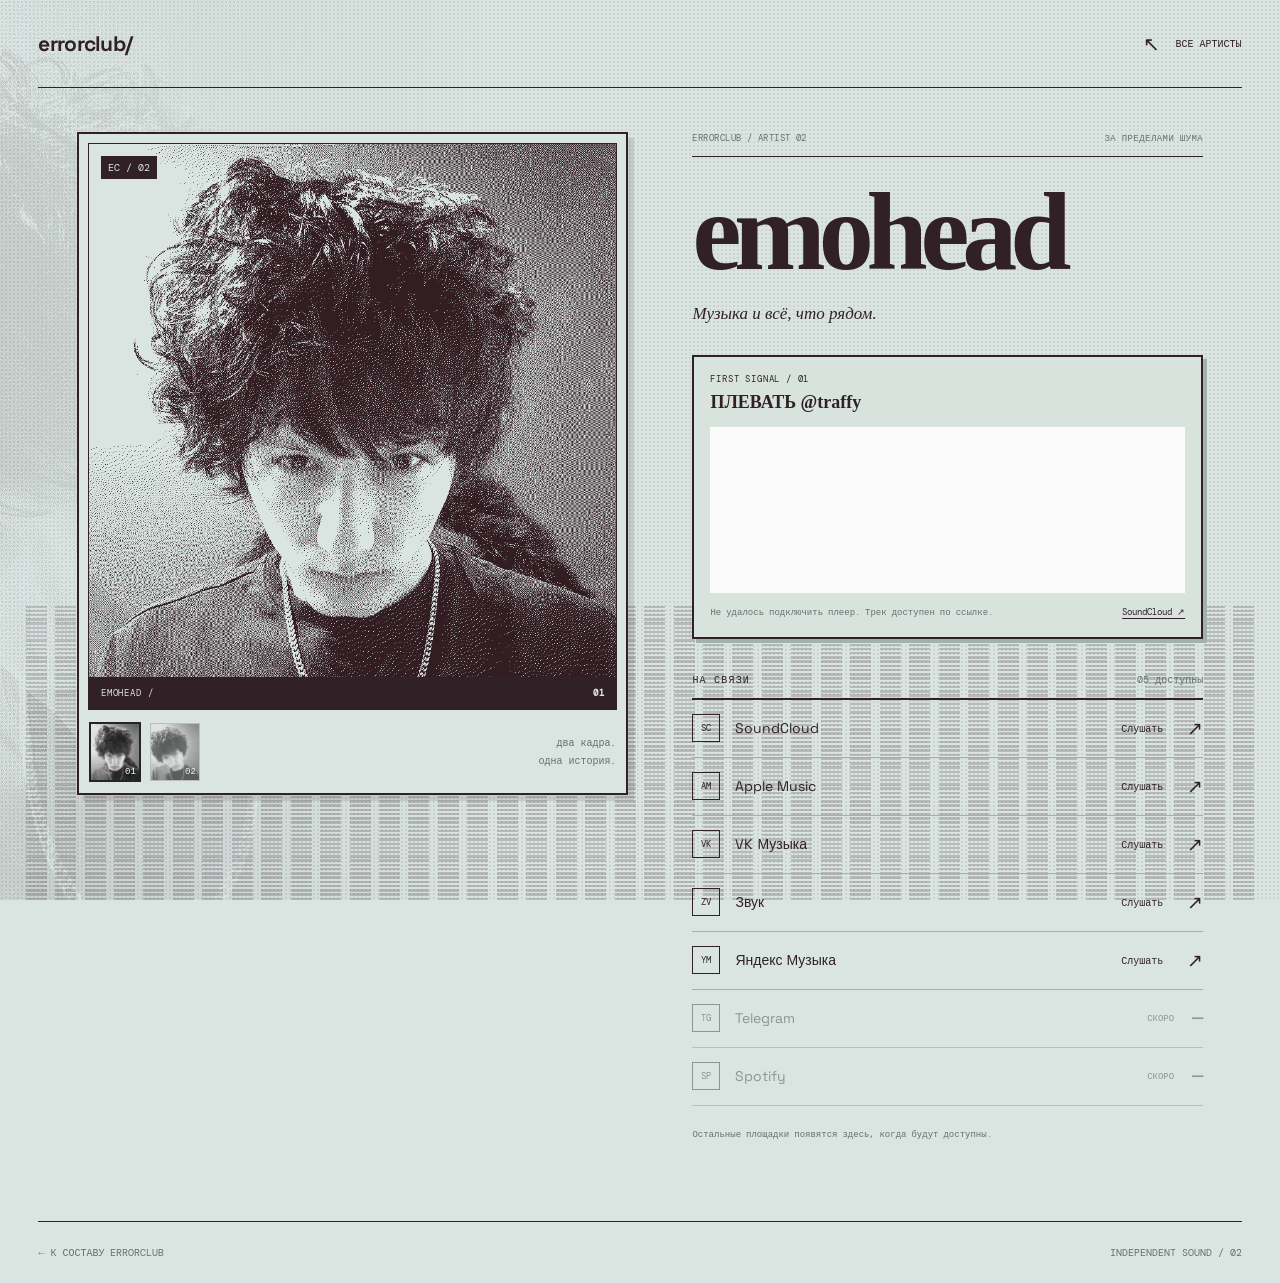
<file: artists/emohead/index.html>
<!doctype html>
<html lang="ru">
<head>
  <meta charset="utf-8">
  <meta name="viewport" content="width=device-width, initial-scale=1">
  <meta name="theme-color" content="#090c0c">
  <meta name="description" content="emohead — фотографии, музыка и ссылки артиста на errorclub.">
  <meta property="og:title" content="emohead / errorclub">
  <meta property="og:image" content="https://errorclub.club/assets/artists/emohead/portrait.webp">
  <link rel="canonical" href="https://errorclub.club/artists/emohead/">
  <title>emohead / errorclub</title>
  <link rel="icon" href="../../assets/favicon.svg" type="image/svg+xml">
  <link rel="stylesheet" href="../../artist.css?v=29">
  <link rel="stylesheet" href="../../signal.css?v=29">
  <link rel="stylesheet" href="../../artist-player.css?v=33">
  <link rel="stylesheet" href="../../emohead.css?v=33">
  <script src="../../signal.js?v=29" defer></script>
  <script src="../../artist.js?v=28" defer></script>
  <script src="../../artist-player.js?v=33" defer></script>
</head>
<body class="profile profile--emohead">
  <div class="profile-art" aria-hidden="true"><span></span><i></i></div>
  <header class="profile-header">
    <a class="brand" href="../../">errorclub<span>/</span></a>
    <a class="back-link" href="../../#artists"><span aria-hidden="true">↖</span> все артисты</a>
  </header>
  <main class="profile-layout">
    <section class="portrait" aria-label="Фотографии emohead">
      <div class="portrait-frame">
        <img id="artist-photo" src="../../assets/artists/emohead/portrait-print-v33.png" alt="emohead, растровый портрет в чёрной одежде" fetchpriority="high" width="900" height="900">
        <span class="portrait-id" aria-hidden="true">EC / 02</span>
        <span class="portrait-caption" aria-hidden="true">emohead / <b data-photo-counter>01</b></span>
      </div>
      <div class="photo-selector" aria-label="Выбор фотографии">
        <button type="button" data-photo="../../assets/artists/emohead/portrait-print-v33.png" data-alt="emohead, растровый портрет в чёрной одежде" aria-pressed="true" aria-label="Фотография 1">
          <img src="../../assets/artists/emohead/portrait-print-v33.png" alt="" width="48" height="56"><span>01</span>
        </button>
        <button type="button" data-photo="../../assets/artists/emohead/alternate-print-v33.png" data-alt="emohead, второй растровый портрет" aria-pressed="false" aria-label="Фотография 2">
          <img src="../../assets/artists/emohead/alternate-print-v33.png" alt="" width="48" height="56"><span>02</span>
        </button>
        <p>два кадра.<br>одна история.</p>
      </div>
    </section>
    <section class="artist-detail" aria-labelledby="artist-name">
      <div class="artist-kicker"><span>errorclub / artist 02</span><span>за пределами шума</span></div>
      <h1 id="artist-name">emohead</h1>
      <p class="artist-intro">Музыка и всё, что рядом.</p>
      <section class="intro-player" data-intro-player data-waveform="../../assets/audio-analysis/emohead-plevat.json" data-track="https://soundcloud.com/emohead01/plevat-mp3" data-track-title="ПЛЕВАТЬ @traffy" data-state="loading" aria-label="Плеер emohead">
        <div class="intro-player__top"><div><p class="intro-player__eyebrow">first signal / 01</p><h2>ПЛЕВАТЬ @traffy</h2></div><button class="intro-player__toggle" type="button" data-player-toggle disabled aria-label="Подключаем ПЛЕВАТЬ @traffy">…</button></div>
        <iframe class="intro-player__embed" allow="autoplay" scrolling="no" frameborder="no" src="about:blank"></iframe>
        <div class="intro-player__bottom"><span class="intro-player__status" data-player-status>Подключаем звук…</span><a class="intro-player__source" href="https://soundcloud.com/emohead01/plevat-mp3" target="_blank" rel="noopener noreferrer">SoundCloud ↗</a></div>
      </section>
      <div class="service-heading"><h2>На связи</h2><span>05 доступны</span></div>
      <div class="services">
        <a class="service service--active" href="https://on.soundcloud.com/XrLpmOyhEujznTxiDQ" target="_blank" rel="noopener noreferrer"><span class="service-icon" aria-hidden="true">SC</span><span class="service-name">SoundCloud</span><span class="service-action">Слушать <b aria-hidden="true">↗</b></span></a>
        <a class="service service--active" href="https://music.apple.com/ru/artist/emohead/6775054695" target="_blank" rel="noopener noreferrer"><span class="service-icon" aria-hidden="true">AM</span><span class="service-name">Apple Music</span><span class="service-action">Слушать <b aria-hidden="true">↗</b></span></a>
        <a class="service service--active" href="https://vk.ru/artist/emohead" target="_blank" rel="noopener noreferrer"><span class="service-icon" aria-hidden="true">VK</span><span class="service-name">VK Музыка</span><span class="service-action">Слушать <b aria-hidden="true">↗</b></span></a>
        <a class="service service--active" href="https://zvuk.com/artist/214303335" target="_blank" rel="noopener noreferrer"><span class="service-icon" aria-hidden="true">ZV</span><span class="service-name">Звук</span><span class="service-action">Слушать <b aria-hidden="true">↗</b></span></a>
        <a class="service service--active" href="https://music.yandex.ru/artist/26028163" target="_blank" rel="noopener noreferrer"><span class="service-icon" aria-hidden="true">YM</span><span class="service-name">Яндекс Музыка</span><span class="service-action">Слушать <b aria-hidden="true">↗</b></span></a>
        <div class="service service--soon" aria-disabled="true"><span class="service-icon" aria-hidden="true">TG</span><span class="service-name">Telegram</span><span class="service-action">Скоро <b aria-hidden="true">—</b></span></div>
        <div class="service service--soon" aria-disabled="true"><span class="service-icon" aria-hidden="true">SP</span><span class="service-name">Spotify</span><span class="service-action">Скоро <b aria-hidden="true">—</b></span></div>
      </div>
      <p class="availability">Остальные площадки появятся здесь, когда будут доступны.</p>
    </section>
  </main>
  <footer class="profile-footer"><a href="../../#artists">← к составу errorclub</a><span>independent sound / 02</span></footer>
</body>
</html>
</file>
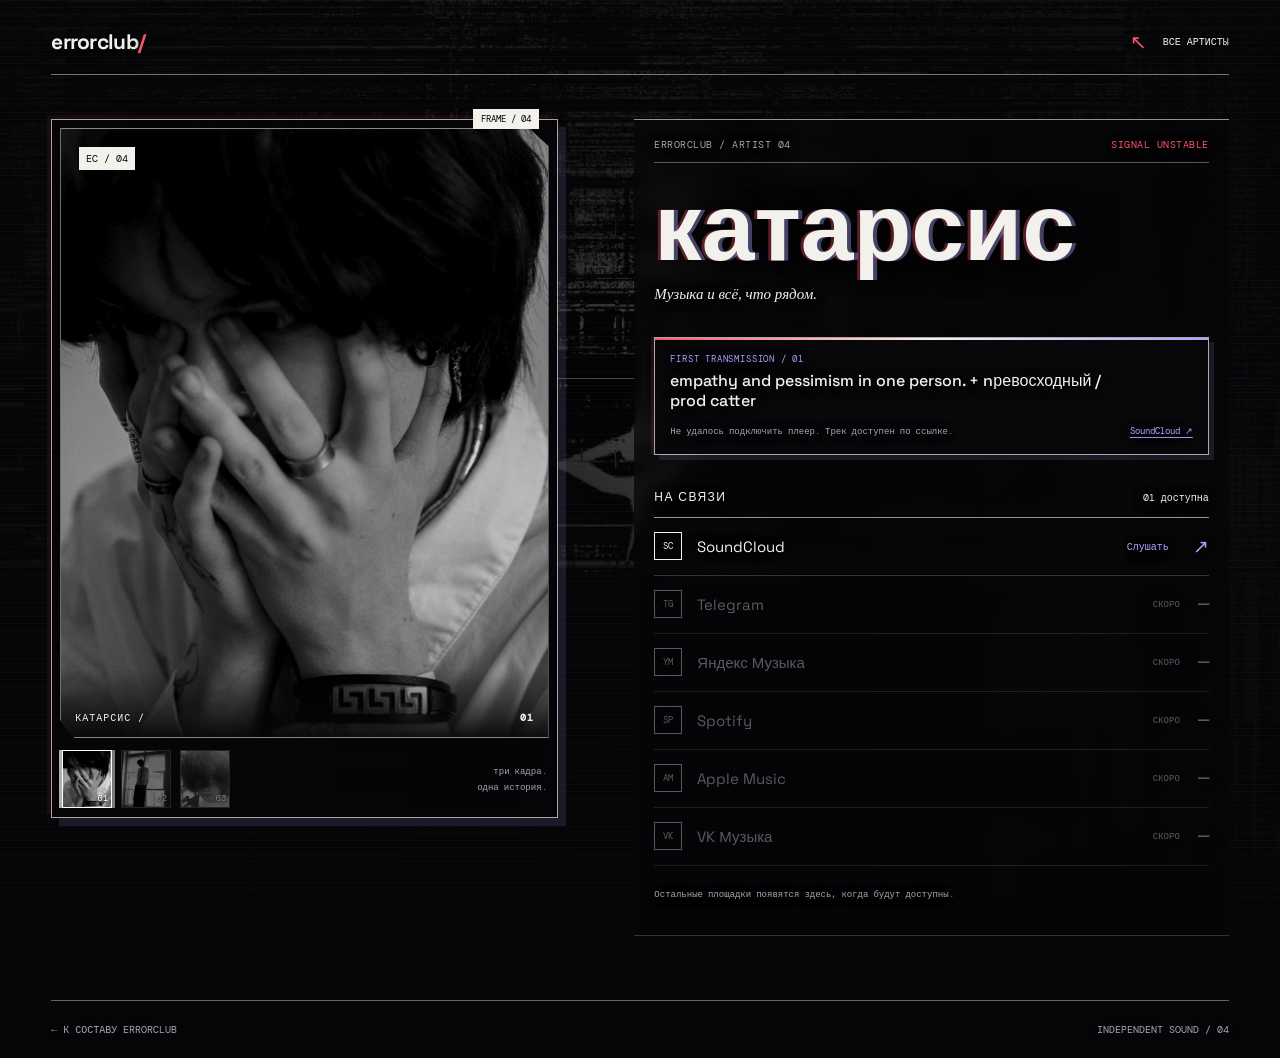
<file: artists/katarsis/index.html>
<!doctype html>
<html lang="ru">
<head>
  <meta charset="utf-8">
  <meta name="viewport" content="width=device-width, initial-scale=1">
  <meta name="theme-color" content="#060608">
  <meta name="description" content="катарсис — фотографии, музыка и ссылки артиста на errorclub.">
  <meta property="og:title" content="катарсис / errorclub">
  <meta property="og:image" content="https://errorclub.club/assets/artists/katarsis/katarsis-background-v36-poster.webp">
  <link rel="canonical" href="https://errorclub.club/artists/katarsis/">
  <title>катарсис / errorclub</title>
  <link rel="icon" href="../../assets/favicon.svg" type="image/svg+xml">
  <link rel="stylesheet" href="../../artist.css?v=29">
  <link rel="stylesheet" href="../../signal.css?v=29">
  <link rel="stylesheet" href="../../artist-player.css?v=33">
  <link rel="stylesheet" href="../../katarsis.css?v=36">
  <script src="../../artist.js?v=28" defer></script>
  <script src="../../signal.js?v=29" defer></script>
  <script src="../../artist-player.js?v=33" defer></script>
  <script src="../../katarsis-video.js?v=36" defer></script>
</head>
<body class="profile profile--katarsis">
  <div class="profile-art" aria-hidden="true">
    <video class="katarsis-background" data-katarsis-background data-desktop="../../assets/artists/katarsis/katarsis-background-v36.mp4" data-mobile="../../assets/artists/katarsis/katarsis-background-v36-mobile.mp4" poster="../../assets/artists/katarsis/katarsis-background-v36-poster.webp" muted loop playsinline preload="none"></video>
    <span></span><i></i>
  </div>
  <header class="profile-header">
    <a class="brand" href="../../">errorclub<span>/</span></a>
    <a class="back-link" href="../../#artists"><span aria-hidden="true">↖</span> все артисты</a>
  </header>
  <main class="profile-layout">
    <section class="portrait" aria-label="Фотографии катарсиса">
      <div class="portrait-frame">
        <img id="artist-photo" src="../../assets/artists/katarsis/portrait.webp" alt="катарсис, чёрно-белый портрет с руками у лица" fetchpriority="high" width="1000" height="1501">
        <span class="portrait-id" aria-hidden="true">EC / 04</span>
        <span class="portrait-caption" aria-hidden="true">катарсис / <b data-photo-counter>01</b></span>
      </div>
      <div class="photo-selector" aria-label="Выбор фотографии">
        <button type="button" data-photo="../../assets/artists/katarsis/portrait.webp" data-alt="катарсис, чёрно-белый портрет с руками у лица" aria-pressed="true" aria-label="Фотография 1">
          <img src="../../assets/artists/katarsis/portrait.webp" alt="" width="48" height="56"><span>01</span>
        </button>
        <button type="button" data-photo="../../assets/artists/katarsis/window.webp" data-alt="катарсис, чёрно-белый снимок у окна" aria-pressed="false" aria-label="Фотография 2">
          <img src="../../assets/artists/katarsis/window.webp" alt="" width="48" height="56"><span>02</span>
        </button>
        <button type="button" data-photo="../../assets/artists/katarsis/casual.webp" data-alt="катарсис, повседневный портрет" aria-pressed="false" aria-label="Фотография 3">
          <img src="../../assets/artists/katarsis/casual.webp" alt="" width="48" height="56"><span>03</span>
        </button>
        <p>три кадра.<br>одна история.</p>
      </div>
    </section>
    <section class="artist-detail" aria-labelledby="artist-name">
      <div class="artist-kicker"><span>errorclub / artist 04</span><span>signal unstable</span></div>
      <h1 id="artist-name">катарсис</h1>
      <p class="artist-intro">Музыка и всё, что рядом.</p>
      <section class="intro-player" data-intro-player data-track="https://soundcloud.com/xagonikax/empathy-and-pessimism-in-one" data-track-title="empathy and pessimism in one person. + nревосходный / prod catter" data-state="loading" aria-label="Плеер катарсиса">
        <div class="intro-player__top"><div><p class="intro-player__eyebrow">first transmission / 01</p><h2>empathy and pessimism in one person. + nревосходный / prod catter</h2></div><button class="intro-player__toggle" type="button" data-player-toggle disabled aria-label="Подключаем первый трек катарсиса">…</button></div>
        <iframe class="intro-player__embed" allow="autoplay" scrolling="no" frameborder="no" src="about:blank"></iframe>
        <div class="intro-player__bottom"><span class="intro-player__status" data-player-status>Подключаем звук…</span><a class="intro-player__source" href="https://soundcloud.com/xagonikax/empathy-and-pessimism-in-one" target="_blank" rel="noopener noreferrer">SoundCloud ↗</a></div>
      </section>
      <div class="service-heading"><h2>На связи</h2><span>01 доступна</span></div>
      <div class="services">
        <a class="service service--active" href="https://soundcloud.com/cathacathacathacatha" target="_blank" rel="noopener noreferrer"><span class="service-icon" aria-hidden="true">SC</span><span class="service-name">SoundCloud</span><span class="service-action">Слушать <b aria-hidden="true">↗</b></span></a>
        <div class="service service--soon" aria-disabled="true"><span class="service-icon" aria-hidden="true">TG</span><span class="service-name">Telegram</span><span class="service-action">Скоро <b aria-hidden="true">—</b></span></div>
        <div class="service service--soon" aria-disabled="true"><span class="service-icon" aria-hidden="true">YM</span><span class="service-name">Яндекс Музыка</span><span class="service-action">Скоро <b aria-hidden="true">—</b></span></div>
        <div class="service service--soon" aria-disabled="true"><span class="service-icon" aria-hidden="true">SP</span><span class="service-name">Spotify</span><span class="service-action">Скоро <b aria-hidden="true">—</b></span></div>
        <div class="service service--soon" aria-disabled="true"><span class="service-icon" aria-hidden="true">AM</span><span class="service-name">Apple Music</span><span class="service-action">Скоро <b aria-hidden="true">—</b></span></div>
        <div class="service service--soon" aria-disabled="true"><span class="service-icon" aria-hidden="true">VK</span><span class="service-name">VK Музыка</span><span class="service-action">Скоро <b aria-hidden="true">—</b></span></div>
      </div>
      <p class="availability">Остальные площадки появятся здесь, когда будут доступны.</p>
    </section>
  </main>
  <footer class="profile-footer"><a href="../../#artists">← к составу errorclub</a><span>independent sound / 04</span></footer>
</body>
</html>
</file>
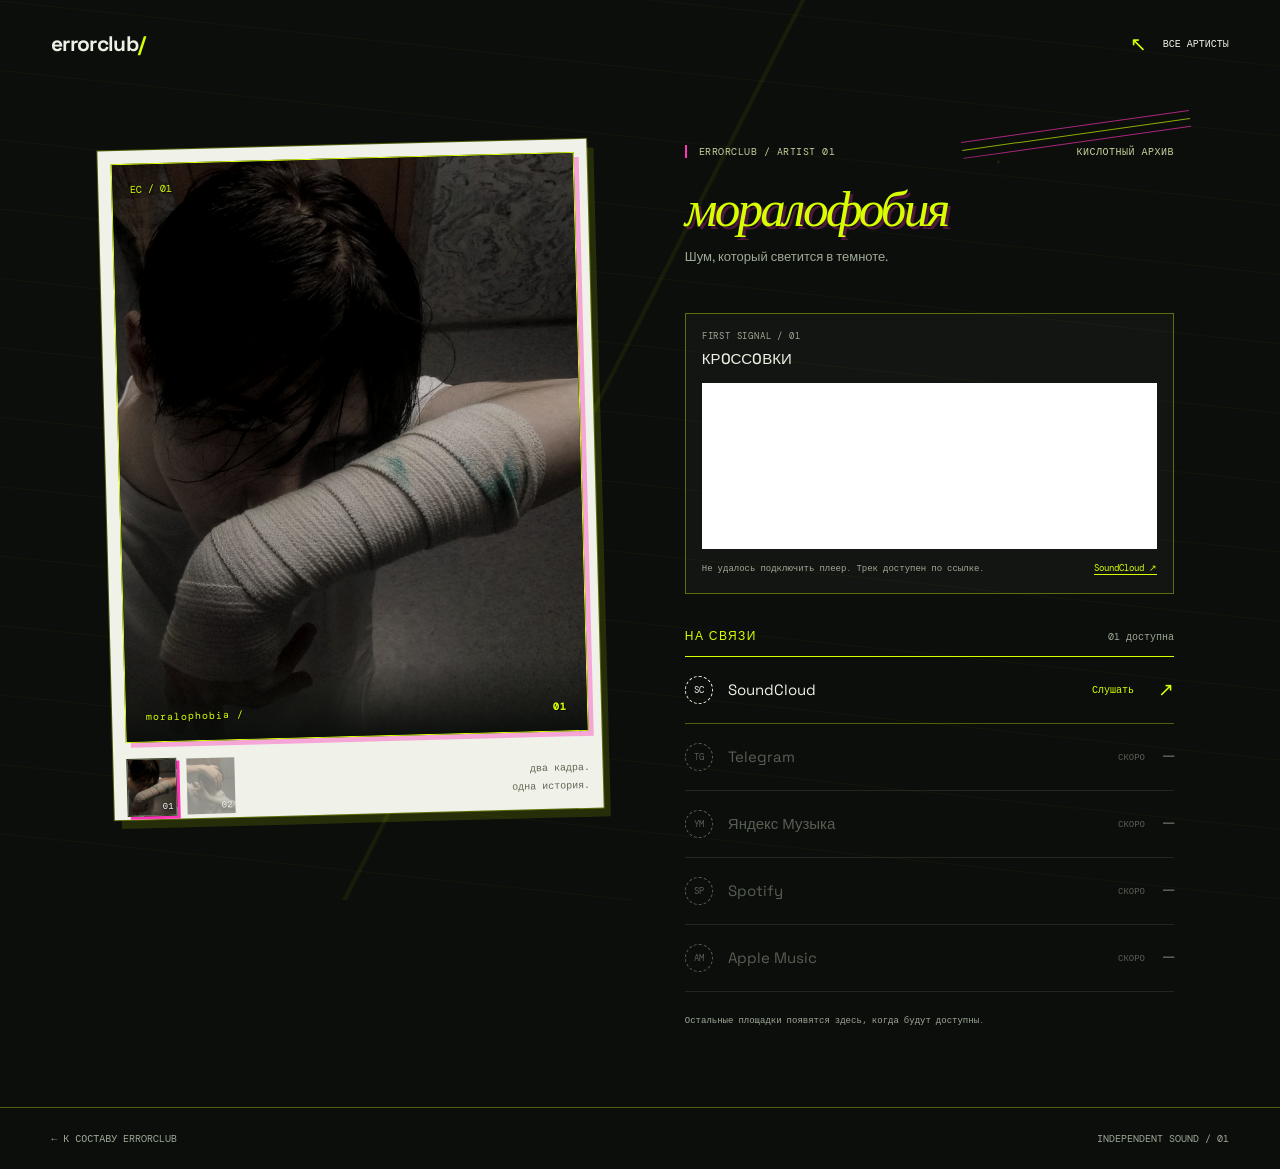
<file: artists/moralophobia/index.html>
<!doctype html>
<html lang="ru">
<head>
  <meta charset="utf-8">
  <meta name="viewport" content="width=device-width, initial-scale=1">
  <meta name="theme-color" content="#0b0e0b">
  <meta name="description" content="моралофобия — фотографии, музыка и ссылки артиста на errorclub.">
  <meta property="og:title" content="моралофобия / errorclub">
  <meta property="og:image" content="https://errorclub.club/assets/artists/moralophobia/portrait.webp">
  <link rel="canonical" href="https://errorclub.club/artists/moralophobia/">
  <title>моралофобия / errorclub</title>
  <link rel="icon" href="../../assets/favicon.svg" type="image/svg+xml">
  <link rel="stylesheet" href="../../artist.css?v=30">
  <link rel="stylesheet" href="../../signal.css?v=29">
  <link rel="stylesheet" href="../../artist-player.css?v=33">
  <script src="../../signal.js?v=29" defer></script>
  <script src="../../artist.js?v=28" defer></script>
  <script src="../../artist-player.js?v=33" defer></script>
</head>
<body class="profile profile--moralophobia">
  <div class="profile-art" aria-hidden="true"><span></span><i></i></div>
  <header class="profile-header">
    <a class="brand" href="../../">errorclub<span>/</span></a>
    <a class="back-link" href="../../#artists"><span aria-hidden="true">↖</span> все артисты</a>
  </header>
  <main class="profile-layout">
    <section class="portrait" aria-label="Фотографии моралофобии">
      <div class="portrait-frame">
        <img id="artist-photo" src="../../assets/artists/moralophobia/portrait.webp" alt="Моралофобия, портрет с забинтованной рукой" fetchpriority="high" width="900" height="1100">
        <span class="portrait-id" aria-hidden="true">EC / 01</span>
        <span class="portrait-caption" aria-hidden="true">moralophobia / <b data-photo-counter>01</b></span>
      </div>
      <div class="photo-selector" aria-label="Выбор фотографии">
        <button type="button" data-photo="../../assets/artists/moralophobia/portrait.webp" data-alt="Моралофобия, портрет с забинтованной рукой" aria-pressed="true" aria-label="Фотография 1">
          <img src="../../assets/artists/moralophobia/portrait.webp" alt="" width="48" height="56"><span>01</span>
        </button>
        <button type="button" data-photo="../../assets/artists/moralophobia/alternate.webp" data-alt="моралофобия, второй портрет" aria-pressed="false" aria-label="Фотография 2">
          <img src="../../assets/artists/moralophobia/alternate.webp" alt="" width="48" height="56"><span>02</span>
        </button>
        <p>два кадра.<br>одна история.</p>
      </div>
    </section>
    <section class="artist-detail" aria-labelledby="artist-name">
      <div class="artist-kicker"><span>errorclub / artist 01</span><span>кислотный архив</span></div>
      <h1 id="artist-name">моралофобия</h1>
      <p class="artist-intro">Шум, который светится в темноте.</p>
      <section class="intro-player" data-intro-player data-track="https://soundcloud.com/moralophobia/krosovki" data-track-title="КР0СС0ВКИ" data-state="loading" aria-label="Плеер моралофобии">
        <div class="intro-player__top"><div><p class="intro-player__eyebrow">first signal / 01</p><h2>КР0СС0ВКИ</h2></div><button class="intro-player__toggle" type="button" data-player-toggle disabled aria-label="Подключаем КР0СС0ВКИ">…</button></div>
        <iframe class="intro-player__embed" allow="autoplay" scrolling="no" frameborder="no" src="about:blank"></iframe>
        <div class="intro-player__bottom"><span class="intro-player__status" data-player-status>Подключаем звук…</span><a class="intro-player__source" href="https://soundcloud.com/moralophobia/krosovki" target="_blank" rel="noopener noreferrer">SoundCloud ↗</a></div>
      </section>
      <div class="service-heading"><h2>На связи</h2><span>01 доступна</span></div>
      <div class="services">
        <a class="service service--active" href="https://soundcloud.com/moralophobia" target="_blank" rel="noopener noreferrer"><span class="service-icon" aria-hidden="true">SC</span><span class="service-name">SoundCloud</span><span class="service-action">Слушать <b aria-hidden="true">↗</b></span></a>
        <div class="service service--soon" aria-disabled="true"><span class="service-icon" aria-hidden="true">TG</span><span class="service-name">Telegram</span><span class="service-action">Скоро <b aria-hidden="true">—</b></span></div>
        <div class="service service--soon" aria-disabled="true"><span class="service-icon" aria-hidden="true">YM</span><span class="service-name">Яндекс Музыка</span><span class="service-action">Скоро <b aria-hidden="true">—</b></span></div>
        <div class="service service--soon" aria-disabled="true"><span class="service-icon" aria-hidden="true">SP</span><span class="service-name">Spotify</span><span class="service-action">Скоро <b aria-hidden="true">—</b></span></div>
        <div class="service service--soon" aria-disabled="true"><span class="service-icon" aria-hidden="true">AM</span><span class="service-name">Apple Music</span><span class="service-action">Скоро <b aria-hidden="true">—</b></span></div>
      </div>
      <p class="availability">Остальные площадки появятся здесь, когда будут доступны.</p>
    </section>
  </main>
  <footer class="profile-footer"><a href="../../#artists">← к составу errorclub</a><span>independent sound / 01</span></footer>
</body>
</html>
</file>
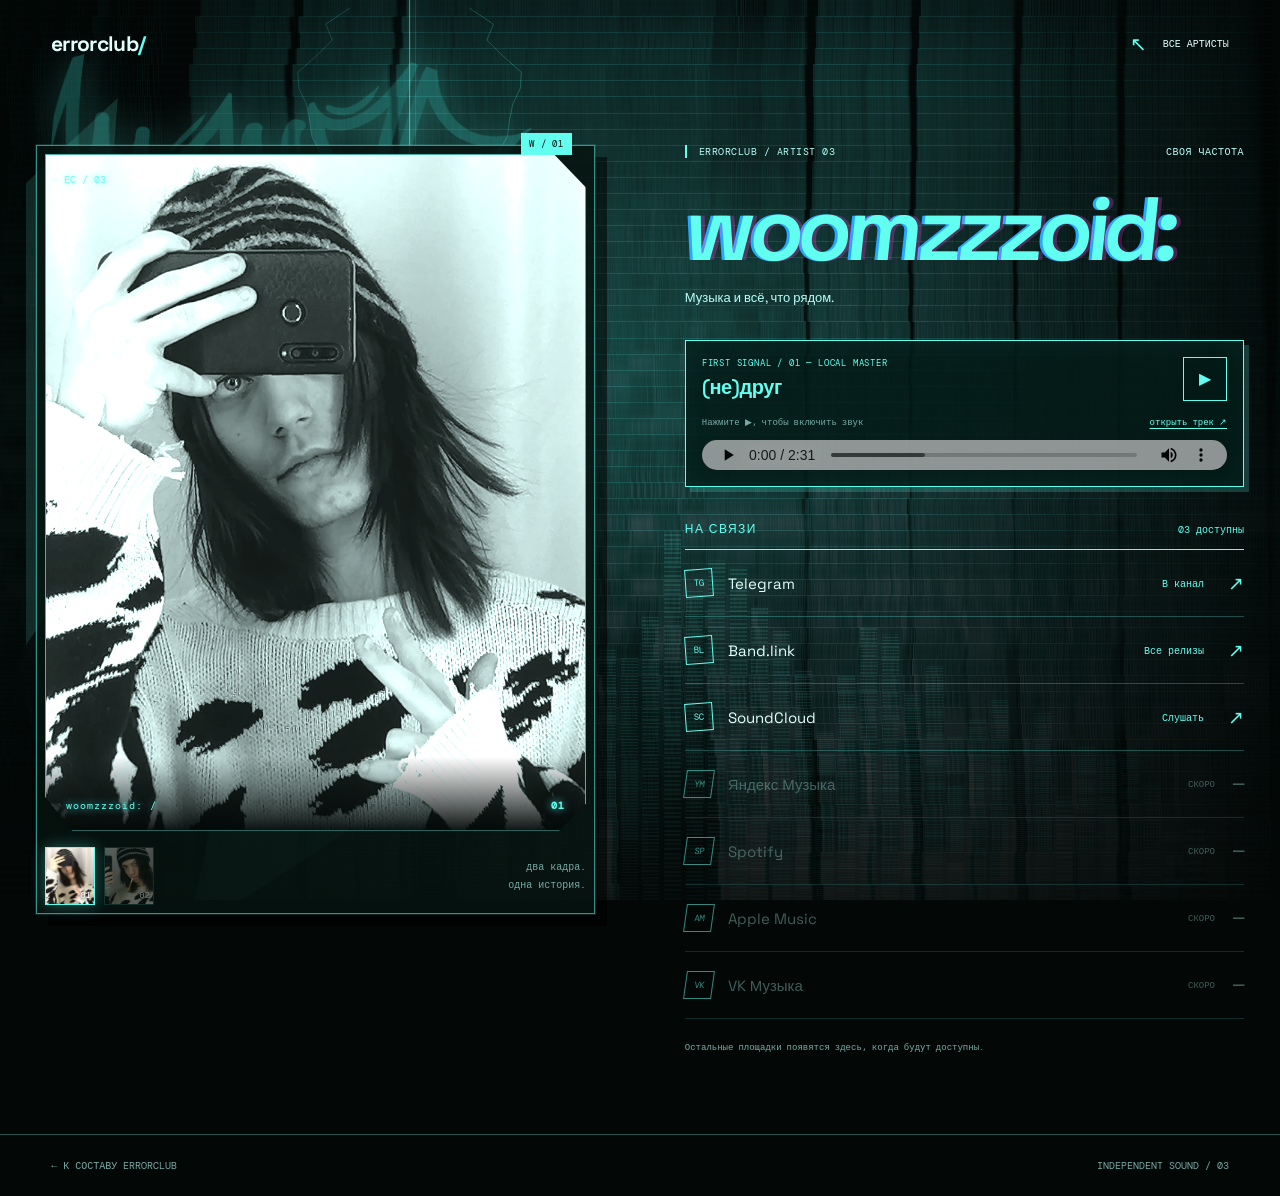
<file: artists/woomzzzoid/index.html>
<!doctype html>
<html lang="ru">
<head>
  <meta charset="utf-8">
  <meta name="viewport" content="width=device-width, initial-scale=1">
  <meta name="theme-color" content="#090c0c">
  <meta name="description" content="woomzzzoid: — фотографии, музыка и ссылки артиста на errorclub.">
  <meta property="og:title" content="woomzzzoid: / errorclub">
  <meta property="og:image" content="https://errorclub.club/assets/artists/woomzzzoid/portrait.webp">
  <link rel="canonical" href="https://errorclub.club/artists/woomzzzoid/">
  <title>woomzzzoid: / errorclub</title>
  <link rel="icon" href="../../assets/favicon.svg" type="image/svg+xml">
  <link rel="stylesheet" href="../../artist.css?v=29">
  <link rel="stylesheet" href="../../signal.css?v=29">
  <link rel="stylesheet" href="../../artist-player.css?v=33">
  <link rel="stylesheet" href="../../woomzzzoid.css?v=2">
  <script src="../../signal.js?v=29" defer></script>
  <script src="../../artist.js?v=28" defer></script>
  <script src="../../artist-player.js?v=35" defer></script>
  <script src="../../woom-spectrum.js?v=1" defer></script>
</head>
<body class="profile profile--woomzzzoid">
  <canvas class="woom-spectrum-field" data-spectrum-field="../../assets/artists/woomzzzoid/ne-drug-spectrum.json" aria-hidden="true"></canvas>
  <div class="profile-art" aria-hidden="true"><span></span><i></i></div>
  <header class="profile-header">
    <a class="brand" href="../../">errorclub<span>/</span></a>
    <a class="back-link" href="../../#artists"><span aria-hidden="true">↖</span> все артисты</a>
  </header>
  <main class="profile-layout">
    <section class="portrait" aria-label="Фотографии woomzzzoid:">
      <div class="portrait-frame">
        <img id="artist-photo" src="../../assets/artists/woomzzzoid/portrait.webp" alt="woomzzzoid:, портрет в чёрно-белом свитере" fetchpriority="high" width="900" height="1100">
        <span class="portrait-id" aria-hidden="true">EC / 03</span>
        <span class="portrait-caption" aria-hidden="true">woomzzzoid: / <b data-photo-counter>01</b></span>
      </div>
      <div class="photo-selector" aria-label="Выбор фотографии">
        <button type="button" data-photo="../../assets/artists/woomzzzoid/portrait.webp" data-alt="woomzzzoid:, портрет в чёрно-белом свитере" aria-pressed="true" aria-label="Фотография 1">
          <img src="../../assets/artists/woomzzzoid/portrait.webp" alt="" width="48" height="56"><span>01</span>
        </button>
        <button type="button" data-photo="../../assets/artists/woomzzzoid/alternate.webp" data-alt="woomzzzoid:, второй портрет" aria-pressed="false" aria-label="Фотография 2">
          <img src="../../assets/artists/woomzzzoid/alternate.webp" alt="" width="48" height="56"><span>02</span>
        </button>
        <p>два кадра.<br>одна история.</p>
      </div>
    </section>
    <section class="artist-detail" aria-labelledby="artist-name">
      <div class="artist-kicker"><span>errorclub / artist 03</span><span>своя частота</span></div>
      <h1 id="artist-name">woomzzzoid:</h1>
      <p class="artist-intro">Музыка и всё, что рядом.</p>
      <section class="intro-player" data-intro-player data-local-audio="../../assets/artists/woomzzzoid/ne-drug.mp3" data-spectrum="../../assets/artists/woomzzzoid/ne-drug-spectrum.json" data-track="local:(не)друг" data-track-title="(не)друг" data-state="loading" aria-label="Плеер woomzzzoid">
        <div class="intro-player__top"><div><p class="intro-player__eyebrow">first signal / 01 — local master</p><h2>(не)друг</h2></div><button class="intro-player__toggle" type="button" data-player-toggle disabled aria-label="Подключаем (не)друг">…</button></div>
        <iframe class="intro-player__embed" aria-hidden="true" scrolling="no" frameborder="no" src="about:blank"></iframe>
        <div class="intro-player__bottom"><span class="intro-player__status" data-player-status>Подключаем звук…</span><a class="intro-player__source" href="../../assets/artists/woomzzzoid/ne-drug.mp3" target="_blank" rel="noopener noreferrer">открыть трек ↗</a></div>
      </section>
      <div class="service-heading"><h2>На связи</h2><span>03 доступны</span></div>
      <div class="services">
        <a class="service service--active" href="https://t.me/womzer" target="_blank" rel="noopener noreferrer"><span class="service-icon" aria-hidden="true">TG</span><span class="service-name">Telegram</span><span class="service-action">В канал <b aria-hidden="true">↗</b></span></a>
        <a class="service service--active" href="https://band.link/woomzzzoid" target="_blank" rel="noopener noreferrer"><span class="service-icon" aria-hidden="true">BL</span><span class="service-name">Band.link</span><span class="service-action">Все релизы <b aria-hidden="true">↗</b></span></a>
        <a class="service service--active" href="https://soundcloud.com/wmzd" target="_blank" rel="noopener noreferrer"><span class="service-icon" aria-hidden="true">SC</span><span class="service-name">SoundCloud</span><span class="service-action">Слушать <b aria-hidden="true">↗</b></span></a>
        <div class="service service--soon" aria-disabled="true"><span class="service-icon" aria-hidden="true">YM</span><span class="service-name">Яндекс Музыка</span><span class="service-action">Скоро <b aria-hidden="true">—</b></span></div>
        <div class="service service--soon" aria-disabled="true"><span class="service-icon" aria-hidden="true">SP</span><span class="service-name">Spotify</span><span class="service-action">Скоро <b aria-hidden="true">—</b></span></div>
        <div class="service service--soon" aria-disabled="true"><span class="service-icon" aria-hidden="true">AM</span><span class="service-name">Apple Music</span><span class="service-action">Скоро <b aria-hidden="true">—</b></span></div>
        <div class="service service--soon" aria-disabled="true"><span class="service-icon" aria-hidden="true">VK</span><span class="service-name">VK Музыка</span><span class="service-action">Скоро <b aria-hidden="true">—</b></span></div>
      </div>
      <p class="availability">Остальные площадки появятся здесь, когда будут доступны.</p>
    </section>
  </main>
  <footer class="profile-footer"><a href="../../#artists">← к составу errorclub</a><span>independent sound / 03</span></footer>
</body>
</html>
</file>
<file: artist.css>
@import url('https://fonts.googleapis.com/css2?family=DM+Mono:wght@400;500&family=Space+Grotesk:wght@400;500;600;700&display=swap');

* { box-sizing: border-box; }
:root { color-scheme: dark; font-family: 'Space Grotesk', Arial, sans-serif; }
body { margin: 0; min-width: 300px; }
a { color: inherit; text-decoration: none; }
button { font: inherit; cursor: pointer; }
a:focus-visible, button:focus-visible { outline: 2px solid var(--accent); outline-offset: 5px; }
.profile { --accent: #aaf7eb; --ink: #e5f3ef; --muted: #8eaaa3; --line: #274039; color: var(--ink); background: #080f0e; }
.profile-header, .profile-footer { display: flex; justify-content: space-between; align-items: center; padding: 30px 4vw; position: relative; z-index: 2; }
.brand { font-size: 21px; font-weight: 700; letter-spacing: -.7px; }
.brand span { color: var(--accent); }
.back-link, .profile-footer, .artist-kicker, .portrait-id, .portrait-caption, .photo-selector, .service-heading > span, .service-action, .availability { font-family: 'DM Mono', monospace; font-size: 10px; }
.back-link { display: flex; gap: 10px; align-items: center; text-transform: uppercase; }
.back-link > span[aria-hidden] { font-size: 20px; color: var(--accent); }
.profile-layout { position: relative; z-index: 1; display: grid; grid-template-columns: minmax(0, 1fr) minmax(0, 1fr); gap: 7vw; max-width: 1140px; margin: 58px auto 70px; padding: 0 36px; align-items: start; }
.portrait-frame { position: relative; aspect-ratio: 4/5; overflow: hidden; background: #131917; }
.portrait-frame > img { width: 100%; height: 100%; display: block; object-fit: cover; object-position: center 35%; transition: opacity .18s; }
.portrait-frame > img.is-loading { opacity: .35; }
.portrait-id { position: absolute; top: 18px; left: 18px; color: white; mix-blend-mode: difference; }
.portrait-caption { position: absolute; bottom: 0; left: 0; right: 0; background: linear-gradient(transparent, #000b); padding: 42px 20px 18px; color: white; letter-spacing: .1em; display: flex; justify-content: space-between; }
.photo-selector { display: flex; gap: 9px; align-items: center; margin-top: 16px; }
.photo-selector button { position: relative; padding: 0; border: 1px solid transparent; opacity: .45; background: none; color: white; }
.photo-selector button[aria-pressed='true'] { border-color: var(--accent); opacity: 1; }
.photo-selector img { display: block; width: 48px; height: 56px; object-fit: cover; }
.photo-selector button span { position: absolute; bottom: 3px; right: 3px; font: 9px monospace; text-shadow: 0 1px 3px black; }
.photo-selector p { margin-left: auto; line-height: 1.8; color: var(--muted); text-align: right; }
.artist-kicker { display: flex; justify-content: space-between; gap: 15px; color: var(--muted); text-transform: uppercase; letter-spacing: .05em; }
.artist-detail h1 { font-size: clamp(32px, 4.8vw, 66px); font-weight: 500; letter-spacing: -.065em; margin: 24px 0 12px; line-height: 1.06; overflow-wrap: anywhere; }
.artist-intro { margin: 0 0 48px; color: var(--muted); font-size: 13px; }
.service-heading { display: flex; justify-content: space-between; align-items: baseline; padding-bottom: 12px; border-bottom: 1px solid var(--line); }
.service-heading h2 { font-size: 12px; font-weight: 500; text-transform: uppercase; letter-spacing: .12em; margin: 0; }
.service-heading > span { color: var(--muted); }
.service { display: flex; align-items: center; gap: 15px; min-height: 67px; padding: 12px 0; border-bottom: 1px solid var(--line); }
.service-icon { width: 28px; height: 28px; display: grid; place-items: center; border: 1px solid currentColor; border-radius: 50%; font: 9px 'DM Mono', monospace; flex-shrink: 0; }
.service-name { font-size: 15px; }
.service-action { margin-left: auto; display: flex; align-items: center; gap: 18px; }
.service-action b { font-size: 19px; font-weight: 400; }
.service--active { position: relative; transition: color .12s, background-color .12s; }
.service--active .service-action { color: var(--accent); }
.service--active:hover, .service--active:focus-visible { color: var(--accent); background: color-mix(in srgb, var(--accent) 7%, transparent); }
.service--active::before { content: ''; position: absolute; inset: 12px auto 12px -10px; width: 2px; background: var(--accent); opacity: 0; }
.service--active:hover::before, .service--active:focus-visible::before { opacity: 1; }
.service--active:is(:hover, :focus-visible) .service-icon { background: var(--accent); color: var(--terminal-ink, #080909); border-color: var(--accent); }
.service--soon { color: var(--muted); opacity: .52; }
.service--soon .service-action { font-size: 9px; text-transform: uppercase; }
.availability { color: var(--muted); font-size: 9px; line-height: 1.8; margin-top: 20px; max-width: 330px; }
.profile-footer { border-top: 1px solid var(--line); color: var(--muted); padding-top: 24px; padding-bottom: 24px; text-transform: uppercase; }
.profile-art { position: fixed; inset: 0; overflow: hidden; pointer-events: none; }
.profile--woomzzzoid .profile-art { background: radial-gradient(ellipse at 22% 48%, #124f432b, transparent 55%), repeating-linear-gradient(125deg, transparent 0 119px, #91f6e408 120px, transparent 121px 196px); }
.profile--woomzzzoid .profile-art span { position: absolute; width: 36vw; height: 95vh; left: 2%; top: 9%; opacity: .13; background: var(--accent); clip-path: polygon(0 12%, 20% 2%, 15% 38%, 42% 18%, 29% 58%, 63% 35%, 56% 72%, 100% 42%, 69% 88%, 35% 100%, 49% 65%, 13% 86%, 25% 47%, 0 66%); }
.profile--woomzzzoid .portrait-frame { clip-path: polygon(0 0, 92% 0, 100% 7%, 100% 100%, 7% 100%, 0 94%); border: 1px solid #73d6be66; }
.profile--woomzzzoid h1 { color: var(--accent); transform: skew(-6deg); font-weight: 600; letter-spacing: -.07em; }
.profile--woomzzzoid .service--active { border-bottom-color: #639a873f; }
.profile--woomzzzoid .service--active .service-icon { border-radius: 0; transform: rotate(-4deg); }
.profile--moralophobia { --accent: #d8ff00; --accent-hot: #ff35b8; --ink: #edf0e4; --muted: #9ea996; --line: #364032; --terminal-ink: #0a0d0a; background: #0b0e0b; color-scheme: dark; }
.profile--moralophobia .profile-art {
  background:
    radial-gradient(circle at 78% 18%, #d8ff0018 0 1px, transparent 2px 100%),
    linear-gradient(117deg, transparent 0 46%, #d8ff0010 46.1% 46.25%, transparent 46.4% 100%),
    repeating-linear-gradient(6deg, transparent 0 65px, #d8ff0009 66px, transparent 67px 69px);
}
.profile--moralophobia .profile-art::after { position: absolute; inset: 14% 7% auto auto; width: 18vw; height: 1px; background: var(--accent-hot); box-shadow: 0 8px var(--accent), 0 16px var(--accent-hot); content: ''; opacity: .65; transform: rotate(-8deg); }
.profile--moralophobia .portrait { transform: rotate(-1.5deg); padding: 13px 13px 0; background: #f0f1e9; box-shadow: 7px 9px 0 #d8ff0022, 0 0 0 1px #d8ff0050; }
.profile--moralophobia .portrait-frame { border: 1px solid #d8ff00; box-shadow: 5px 5px 0 #ff35b866; }
.profile--moralophobia .portrait-frame > img { filter: saturate(.42) contrast(1.08); }
.profile--moralophobia .portrait-id { color: var(--accent); mix-blend-mode: normal; text-shadow: 1px 1px 0 #090c09; }
.profile--moralophobia .portrait-caption { color: var(--accent); background: linear-gradient(transparent, #090c09e8); text-shadow: 1px 1px 0 #090c09; }
.profile--moralophobia .photo-selector button[aria-pressed='true'] { border-color: #354022; box-shadow: 3px 3px 0 var(--accent-hot); }
.profile--moralophobia .photo-selector p { color: #626653; }
.profile--moralophobia h1 { font-family: Georgia, 'Times New Roman', serif; color: var(--accent); font-size: clamp(30px,4vw,52px); letter-spacing: -.055em; font-style: italic; text-shadow: 3px 3px 0 #ff35b844; }
.profile--moralophobia .artist-kicker { color: #c4d39c; border-left: 2px solid var(--accent-hot); padding-left: 12px; }
.profile--moralophobia .service-heading { border-color: var(--accent); }
.profile--moralophobia .service-heading h2 { color: var(--accent); }
.profile--moralophobia .service-icon { border-style: dashed; }
.profile--moralophobia .service--active { border-bottom-color: #d8ff0055; }
.profile--moralophobia .service--active .service-action { color: var(--accent); }
.profile--moralophobia .service--active:hover, .profile--moralophobia .service--active:focus-visible { color: var(--accent); background: #d8ff0010; }
.profile--moralophobia .service--active::before { background: var(--accent-hot); }
.profile--moralophobia .photo-selector { padding-bottom: 3px; }
.profile--moralophobia .profile-footer { border-color: #d8ff0055; }
.profile--emohead { --accent: #c7d5e9; --ink: #e3e8ed; --muted: #919dab; --line: #343b46; background: #14191f; }
.profile--emohead .profile-art { background: radial-gradient(ellipse at 20% 26%, #52677a40, transparent 53%), linear-gradient(145deg,#2c374222,transparent 55%); }
.profile--emohead .portrait-frame { border-radius: 46% 46% 2px 2px; border: 1px solid #8a9cac55; }
.profile--emohead .portrait-frame > img { filter: saturate(.2); }
.profile--emohead h1 { font-size: clamp(46px,6.4vw,82px); font-weight: 400; letter-spacing: -.07em; }
.profile--emohead .artist-kicker { border-left: 1px solid var(--accent); padding-left: 12px; }
.profile--katarsis { --accent: #704936; --ink: #302d2a; --muted: #756e66; --line: #cbc6be; --terminal-ink: #f2eee7; background: #e6e2da; color-scheme: light; }
.profile--katarsis .profile-art { background: linear-gradient(90deg, transparent 49.95%, #81766913 50%, transparent 50.05%), repeating-linear-gradient(0deg, transparent 0 189px, #8176690b 190px, transparent 191px); }
.profile--katarsis .portrait-frame { padding: 9px; background: #f5f2eb; border: 1px solid #c7bfb3; box-shadow: 12px 12px 0 #3a302a0b; }
.profile--katarsis .portrait-frame > img { object-position: center 35%; }
.profile--katarsis h1 { font-family: Georgia, 'Times New Roman', serif; font-weight: 400; letter-spacing: -.06em; }
.profile--katarsis .artist-kicker { border-top: 1px solid var(--line); padding-top: 12px; }
.profile--katarsis .service-icon { border-radius: 0; }
.profile--katarsis .photo-selector { flex-wrap: wrap; }
.profile--katarsis .photo-selector p { font-size: 9px; }
@media(max-width: 760px) {
  .profile-header { padding: 24px; }
  .profile-layout { max-width: 490px; grid-template-columns: 1fr; gap: 32px; margin: 14px auto 48px; padding: 0 24px; }
  .artist-detail h1 { font-size: clamp(32px,10.5vw,58px); margin-top: 20px; }
  .artist-intro { margin-bottom: 34px; }
  .portrait-frame { aspect-ratio: 1 / 1.1; }
  .profile--woomzzzoid .profile-art span { width: 85vw; }
  .profile--moralophobia h1 { font-size: clamp(29px,8.9vw,44px); }
  .profile--emohead h1 { font-size: 68px; }
  .artist-kicker { font-size: 8px; }
  .profile-footer { padding: 22px 24px; font-size: 8px; }
  .service-name { font-size: 14px; }
}
@media(prefers-reduced-motion: reduce) { *, *::before, *::after { transition: none !important; } }
</file>
<file: signal.css>
.signal-label { position: relative; display: inline-block; white-space: pre; }
.signal-label__noise { position: absolute; inset: 0; overflow: hidden; opacity: 0; pointer-events: none; }
.signal-label.is-decoding .signal-label__original { opacity: 0; }
.signal-label.is-decoding .signal-label__noise { opacity: 1; }
[data-signal-link] { --terminal-colour: var(--accent, var(--signal, #b8ef8d)); }
.site-nav a::after { display: none; }
.site-nav a::before { content: '>'; position: absolute; left: -13px; opacity: 0; }
.site-nav a:is(:hover, :focus-visible)::before { opacity: 1; color: var(--terminal-colour); }
.site-nav a:is(:hover, :focus-visible),
.site-footer__links a:is(:hover, :focus-visible),
.back-link:is(:hover, :focus-visible),
.profile-footer a:is(:hover, :focus-visible) { color: var(--terminal-colour); }
.site-nav a:is(:hover, :focus-visible) .signal-label,
.site-footer__links a:is(:hover, :focus-visible) .signal-label,
.back-link:is(:hover, :focus-visible) .signal-label,
.profile-footer a:is(:hover, :focus-visible) .signal-label,
.service--active:is(:hover, :focus-visible) .service-action .signal-label,
.artist-card__link:is(:hover, :focus-visible) .artist-card__info > span .signal-label {
  color: var(--terminal-ink, #080909);
  background: var(--terminal-colour);
  box-shadow: 3px 0 var(--terminal-colour), -3px 0 var(--terminal-colour);
}
.artist-card__link:focus-visible { outline: 1px solid var(--signal); outline-offset: 8px; }
@media (prefers-reduced-motion: reduce) {
  .signal-label.is-decoding .signal-label__original { opacity: 1; }
  .signal-label.is-decoding .signal-label__noise { opacity: 0; }
}
</file>
<file: artist-player.css>
.intro-player { margin: 0 0 34px; padding: 16px; border: 1px solid var(--line); background: color-mix(in srgb, var(--ink) 3%, transparent); }
.intro-player__top { display: flex; justify-content: space-between; align-items: center; gap: 12px; margin-bottom: 14px; }
.intro-player__eyebrow { margin: 0 0 6px; font: 9px 'DM Mono', monospace; letter-spacing: .09em; text-transform: uppercase; color: var(--muted); }
.intro-player h2 { margin: 0; font-size: 15px; font-weight: 500; line-height: 1.4; overflow-wrap: anywhere; }
.intro-player__toggle { flex: 0 0 44px; width: 44px; height: 44px; border: 1px solid var(--accent); color: var(--accent); background: transparent; font: 16px monospace; }
.intro-player__toggle:not(:disabled):is(:hover, :focus-visible), .intro-player[data-state='playing'] .intro-player__toggle { color: var(--terminal-ink, #080909); background: var(--accent); }
.intro-player__toggle:disabled { opacity: .45; cursor: wait; }
.intro-player__embed { display: block; border: 0; width: 100%; height: 166px; background: #eceeee; }
.intro-player__bottom { display: flex; gap: 12px; justify-content: space-between; align-items: baseline; margin-top: 12px; font: 9px/1.7 'DM Mono', monospace; }
.intro-player__status { color: var(--muted); }
.intro-player__source { flex-shrink: 0; color: var(--accent); text-decoration: underline; text-underline-offset: 3px; }
.intro-player[data-state='error'] .intro-player__toggle { display: none; }
.profile--emohead .intro-player { background: #d8e3de; border: 2px solid var(--ink); box-shadow: 4px 4px 0 var(--line); }
.profile--emohead .intro-player h2 { font: 700 18px/1.25 Georgia, serif; }
.profile--emohead .intro-player__embed { filter: grayscale(1) contrast(1.12); }
.profile--emohead .intro-player__eyebrow { color: var(--ink); }
.profile--emohead .intro-player__toggle { font-weight: 700; border: 2px solid var(--ink); }
.profile--moralophobia .intro-player { border-color: #d8ff0060; }
.profile--woomzzzoid .intro-player { border-top-color: var(--accent); }
.profile--katarsis .intro-player { background: #f2eee7; }
.spectrum { position: fixed; inset: auto 0 0; height: 54vh; display: flex; align-items: end; gap: clamp(4px, .65vw, 12px); padding: 0 2vw; pointer-events: none; overflow: hidden; opacity: .21; z-index: 0; }
.spectrum__bar { flex: 1; height: 100%; min-width: 0; transform-origin: bottom; transform: scaleY(var(--scale, .05)); background: repeating-linear-gradient(to top, var(--ink) 0 4px, transparent 4px 7px); }
@media (max-width: 760px) { .intro-player { padding: 13px; margin-bottom: 28px; } .intro-player__bottom { flex-wrap: wrap; gap: 4px 12px; } .spectrum { opacity: .13; height: 42vh; } }
@media (prefers-reduced-motion: reduce) { .spectrum__bar { animation: none !important; } }
</file>
<file: emohead.css>
.profile--emohead { --accent: #312126; --ink: #312126; --muted: #64716d; --line: #a3b1ab; --terminal-ink: #dae5e2; color-scheme: light; background: #dae5e2; }
.profile--emohead .profile-art { background: radial-gradient(#3121261c .65px, transparent .9px) 0 0 / 4px 4px; }
.profile--emohead .profile-art::before { content: ''; position: absolute; inset: 0 auto 0 -21vw; width: 60vw; opacity: .17; background: url('assets/artists/emohead/alternate-print-v33.png') center / cover no-repeat; mask-image: linear-gradient(to right, #000, transparent); }
.profile--emohead .profile-header { border-bottom: 1px solid var(--ink); margin: 0 3vw; padding-left: 0; padding-right: 0; }
.profile--emohead .profile-layout { width: 88%; max-width: 1640px; padding: 0; gap: clamp(36px, 5vw, 96px); margin-top: 44px; grid-template-columns: minmax(0, 1.08fr) minmax(0, 1fr); }
.profile--emohead .portrait { border: 2px solid var(--ink); padding: 9px; background: var(--terminal-ink); box-shadow: 6px 6px 0 #31212620; }
.emohead-chrome { display: flex; justify-content: space-between; padding: 3px 1px 11px; font: 10px 'DM Mono', monospace; letter-spacing: .07em; }
.emohead-chrome i { width: 8px; height: 8px; border: 1px solid var(--ink); display: inline-block; margin-left: 5px; }
.profile--emohead .portrait-frame { position: relative; border-radius: 0; border: 1px solid var(--ink); aspect-ratio: 1 / 1.07; background: var(--terminal-ink); }
.profile--emohead .portrait-frame > img { filter: none; object-position: center; image-rendering: auto; }
.profile--emohead .portrait-id { z-index: 2; color: var(--terminal-ink); mix-blend-mode: normal; background: var(--ink); padding: 5px 7px; top: 12px; left: 12px; }
.profile--emohead .portrait-caption { z-index: 2; background: var(--ink); color: var(--terminal-ink); padding: 10px 12px; font-size: 9px; text-transform: uppercase; }
.profile--emohead .photo-selector { margin: 12px 1px 2px; }
.profile--emohead .photo-selector button { border-color: var(--line); filter: grayscale(1); opacity: .7; }
.profile--emohead .photo-selector button[aria-pressed='true'] { border: 2px solid var(--ink); opacity: 1; }
.profile--emohead .photo-selector img { image-rendering: auto; }
.profile--emohead .photo-selector p { color: var(--muted); }
.profile--emohead .artist-kicker { padding: 0 0 12px; border-left: none; border-bottom: 1px solid var(--ink); font-size: 9px; }
.profile--emohead h1 { font-family: Georgia, 'Times New Roman', serif; font-size: clamp(66px, 8.6vw, 154px); font-weight: 700; letter-spacing: -.065em; line-height: .92; margin: 25px 0 18px; }
.profile--emohead .artist-intro { margin-bottom: 28px; font: italic 17px/1.5 Georgia, serif; color: var(--ink); }
.profile--emohead .service-heading { border-bottom: 2px solid var(--ink); }
.profile--emohead .service-heading h2 { font-family: 'DM Mono', monospace; font-size: 10px; font-weight: 500; }
.profile--emohead .service { min-height: 58px; padding: 10px 0; }
.profile--emohead .service-icon { border-radius: 0; }
.profile--emohead .service-name { font-size: 14px; }
.profile--emohead .service--soon { opacity: .68; }
.profile--emohead .profile-footer { margin: 0 3vw; padding-left: 0; padding-right: 0; border-color: var(--ink); }
@media (max-width: 760px) {
  .profile--emohead .profile-layout { width: 100%; grid-template-columns: 1fr; margin-top: 24px; gap: 35px; padding: 0 22px; }
  .profile--emohead .profile-header { margin: 0 22px; }
  .profile--emohead .profile-art::before { width: 100vw; left: -45vw; opacity: .12; }
  .profile--emohead h1 { font-size: clamp(62px, 18vw, 88px); }
  .profile--emohead .artist-kicker { font-size: 8px; }
  .profile--emohead .portrait-frame { aspect-ratio: 1 / 1.04; }
  .profile--emohead .profile-footer { margin: 0 22px; }
}
</file>
<file: katarsis.css>
.profile--katarsis {
  --accent: #f3f1ec;
  --accent-hot: #ff536d;
  --accent-cold: #aaa2ff;
  --ink: #f3f1ec;
  --muted: #a8a5ad;
  --line: #6e6a75;
  --terminal-ink: #08080a;
  color-scheme: dark;
  min-height: 100vh;
  background: #060608;
}

.profile--katarsis .profile-art {
  z-index: 0;
  background: #060608;
}

.profile--katarsis .katarsis-background {
  position: absolute;
  inset: -18px;
  width: calc(100% + 36px);
  height: calc(100% + 36px);
  object-fit: cover;
  opacity: .68;
  filter: grayscale(1) contrast(1.15) brightness(.64);
  transform: translate(var(--katarsis-shift-x, 0), var(--katarsis-shift-y, 0)) scale(1.035);
  transition: opacity .5s ease;
}

.profile--katarsis .profile-art::before {
  content: '';
  position: absolute;
  z-index: 1;
  inset: 0;
  background:
    radial-gradient(circle 20vw at var(--katarsis-x, 58%) var(--katarsis-y, 42%), transparent 0 18%, #06060818 34%, #060608a8 100%),
    linear-gradient(90deg, #060608c7 0, #06060835 34%, #0606085e 68%, #060608df 100%),
    linear-gradient(180deg, #0606084a 0, transparent 35%, #060608b8 100%);
}

.profile--katarsis .profile-art::after {
  content: '';
  position: absolute;
  z-index: 2;
  inset: 0;
  opacity: .24;
  background: repeating-linear-gradient(0deg, transparent 0 3px, #f3f1ec12 3px 4px, transparent 4px 7px);
  mix-blend-mode: screen;
}

.profile--katarsis .profile-art span {
  position: absolute;
  z-index: 3;
  left: var(--katarsis-x, 58%);
  top: var(--katarsis-y, 42%);
  width: clamp(88px, 9vw, 150px);
  aspect-ratio: 1.6;
  border: 1px solid #f3f1ec66;
  border-left-color: var(--accent-hot);
  border-right-color: var(--accent-cold);
  transform: translate(-50%, -50%);
  opacity: .35;
  mix-blend-mode: screen;
}

.profile--katarsis .profile-art i {
  position: absolute;
  z-index: 3;
  left: 0;
  right: 0;
  top: var(--katarsis-y, 42%);
  height: 1px;
  opacity: .28;
  background: linear-gradient(90deg, transparent, var(--accent-hot) 18%, #f3f1ec 51%, var(--accent-cold) 78%, transparent);
  box-shadow: 0 7px 0 #f3f1ec10, 0 -5px 0 #f3f1ec0d;
}

.profile--katarsis .profile-header,
.profile--katarsis .profile-footer,
.profile--katarsis .profile-layout {
  width: min(92%, 1480px);
  max-width: 1480px;
  margin-left: auto;
  margin-right: auto;
}

.profile--katarsis .profile-header {
  padding: 28px 0 19px;
  border-bottom: 1px solid #f3f1ec7a;
}

.profile--katarsis .profile-layout {
  grid-template-columns: minmax(0, .92fr) minmax(0, 1.08fr);
  gap: clamp(46px, 6vw, 110px);
  margin-top: 44px;
  margin-bottom: 64px;
  padding: 0;
}

.profile--katarsis .brand,
.profile--katarsis .back-link,
.profile--katarsis .profile-footer,
.profile--katarsis .artist-detail {
  text-shadow: 0 2px 12px #000;
}

.profile--katarsis .brand span,
.profile--katarsis .back-link > span[aria-hidden] {
  color: var(--accent-hot);
}

.profile--katarsis .portrait {
  position: relative;
  padding: 8px;
  background: #070709d9;
  border: 1px solid #f3f1ecad;
  box-shadow: 8px 8px 0 #aaa2ff21, -4px -4px 0 #ff536d14;
  backdrop-filter: blur(5px);
}

.profile--katarsis .portrait::before {
  content: 'FRAME / 04';
  position: absolute;
  z-index: 4;
  top: -11px;
  right: 18px;
  padding: 4px 8px;
  color: #060608;
  background: var(--accent);
  font: 9px 'DM Mono', monospace;
}

.profile--katarsis .portrait-frame {
  padding: 0;
  background: #08080a;
  border: 1px solid #f3f1ec8c;
  box-shadow: none;
  clip-path: polygon(0 0, 96% 0, 100% 3%, 100% 100%, 3% 100%, 0 97%);
}

.profile--katarsis .portrait-frame > img {
  filter: grayscale(1) contrast(1.14) brightness(.84);
  object-position: center 35%;
}

.profile--katarsis .portrait-id {
  z-index: 2;
  padding: 5px 7px;
  color: var(--terminal-ink);
  background: var(--accent);
  mix-blend-mode: normal;
}

.profile--katarsis .portrait-caption {
  z-index: 2;
  padding: 42px 14px 13px;
  color: var(--accent);
  background: linear-gradient(transparent, #060608f2);
  text-transform: uppercase;
}

.profile--katarsis .photo-selector {
  flex-wrap: wrap;
  margin: 12px 2px 1px;
}

.profile--katarsis .photo-selector button {
  border-color: #f3f1ec42;
  filter: grayscale(1) contrast(1.12);
}

.profile--katarsis .photo-selector button[aria-pressed='true'] {
  border-color: var(--accent);
  box-shadow: 3px 0 0 var(--accent-hot), -3px 0 0 var(--accent-cold);
}

.profile--katarsis .photo-selector p {
  color: var(--muted);
  font-size: 9px;
}

.profile--katarsis .artist-detail {
  padding: 18px 20px 24px;
  background: #060608b8;
  border-top: 1px solid #f3f1ec99;
  border-bottom: 1px solid #f3f1ec33;
  backdrop-filter: blur(9px);
}

.profile--katarsis .artist-kicker {
  padding: 0 0 11px;
  border-top: 0;
  border-bottom: 1px solid #f3f1ec59;
  color: var(--muted);
}

.profile--katarsis .artist-kicker span:last-child {
  color: var(--accent-hot);
}

.profile--katarsis h1 {
  margin: 22px 0 13px;
  color: var(--accent);
  font-family: 'Space Grotesk', Arial, sans-serif;
  font-size: clamp(58px, 7.4vw, 118px);
  font-weight: 600;
  letter-spacing: 0;
  line-height: .9;
  text-shadow: 4px 0 0 #aaa2ff66, -3px 0 0 #ff536d57, 0 8px 28px #000;
}

.profile--katarsis .artist-intro {
  margin-bottom: 31px;
  color: var(--ink);
  font: italic 15px/1.5 Georgia, 'Times New Roman', serif;
}

.profile--katarsis .intro-player {
  position: relative;
  padding: 15px;
  border: 1px solid #f3f1ecb3;
  background: #09090ce8;
  box-shadow: 5px 5px 0 #aaa2ff1f, -3px 0 0 #ff536d1c;
  overflow: hidden;
}

.profile--katarsis .intro-player::before {
  content: '';
  position: absolute;
  inset: 0 0 auto;
  height: 2px;
  background: linear-gradient(90deg, var(--accent-hot), var(--accent), var(--accent-cold));
}

.profile--katarsis .intro-player__top > div {
  min-width: 0;
}

.profile--katarsis .intro-player h2 {
  max-width: 44ch;
  color: var(--accent);
  font: 500 16px/1.28 'Space Grotesk', Arial, sans-serif;
  letter-spacing: 0;
}

.profile--katarsis .intro-player__eyebrow,
.profile--katarsis .intro-player__source {
  color: var(--accent-cold);
}

.profile--katarsis .intro-player__toggle {
  border-color: var(--accent);
  color: var(--accent);
}

.profile--katarsis .intro-player__toggle:not(:disabled):is(:hover, :focus-visible),
.profile--katarsis .intro-player[data-state='playing'] .intro-player__toggle {
  color: var(--terminal-ink);
  background: var(--accent);
  box-shadow: 3px 0 0 var(--accent-hot), -3px 0 0 var(--accent-cold);
}

.profile--katarsis .intro-player__embed {
  filter: grayscale(1) contrast(1.16) brightness(.86);
}

.profile--katarsis .intro-player[data-state='error'] .intro-player__embed {
  display: none;
}

.profile--katarsis .intro-player[data-state='error'] .intro-player__top {
  margin-bottom: 5px;
}

.profile--katarsis .service-heading {
  border-color: #f3f1ec99;
}

.profile--katarsis .service-heading h2,
.profile--katarsis .service-heading > span {
  color: var(--accent);
}

.profile--katarsis .service {
  min-height: 58px;
  border-color: #f3f1ec33;
}

.profile--katarsis .service-icon {
  border-radius: 0;
  border-color: currentColor;
}

.profile--katarsis .service--active .service-action {
  color: var(--accent-cold);
}

.profile--katarsis .service--active:hover,
.profile--katarsis .service--active:focus-visible {
  color: var(--accent);
  background: linear-gradient(90deg, #ff536d16, transparent 50%, #aaa2ff14);
}

.profile--katarsis .service--active::before {
  background: var(--accent-hot);
  box-shadow: 3px 0 0 var(--accent-cold);
}

.profile--katarsis .profile-footer {
  padding: 22px 0;
  border-color: #f3f1ec63;
  color: var(--muted);
}

@media (max-width: 900px) {
  .profile--katarsis .profile-layout {
    grid-template-columns: minmax(0, .9fr) minmax(0, 1.1fr);
    gap: 34px;
  }

  .profile--katarsis h1 {
    font-size: clamp(52px, 8.3vw, 82px);
  }
}

@media (max-width: 760px) {
  .profile--katarsis .profile-header,
  .profile--katarsis .profile-footer,
  .profile--katarsis .profile-layout {
    width: calc(100% - 40px);
  }

  .profile--katarsis .profile-header {
    padding: 22px 0 15px;
  }

  .profile--katarsis .profile-layout {
    grid-template-columns: 1fr;
    gap: 34px;
    margin-top: 22px;
    padding: 0;
  }

  .profile--katarsis .katarsis-background {
    inset: -12px;
    width: calc(100% + 24px);
    height: calc(100% + 24px);
    opacity: .58;
  }

  .profile--katarsis .profile-art::before {
    background:
      radial-gradient(circle 46vw at 50% 34%, transparent 0 20%, #06060848 52%, #060608c2 100%),
      linear-gradient(180deg, #06060856 0, transparent 27%, #060608d6 100%);
  }

  .profile--katarsis .profile-art span,
  .profile--katarsis .profile-art i {
    display: none;
  }

  .profile--katarsis .portrait-frame {
    aspect-ratio: 4 / 5;
  }

  .profile--katarsis .artist-detail {
    padding: 15px 13px 20px;
  }

  .profile--katarsis h1 {
    font-size: clamp(47px, 15.5vw, 72px);
  }

  .profile--katarsis .intro-player h2 {
    font-size: 14px;
  }

  .profile--katarsis .artist-kicker,
  .profile--katarsis .profile-footer,
  .profile--katarsis .intro-player__bottom,
  .profile--katarsis .availability {
    font-size: 9px;
  }
}

@media (prefers-reduced-motion: reduce) {
  .profile--katarsis .katarsis-background {
    transform: none;
  }

  .profile--katarsis .profile-art span,
  .profile--katarsis .profile-art i {
    display: none;
  }
}
</file>
<file: woomzzzoid.css>
.profile--woomzzzoid {
  --accent: #62fff0;
  --accent-soft: #b8fff9;
  --ink: #e3fffb;
  --muted: #78aaa4;
  --line: #20514e;
  --terminal-ink: #061210;
  color-scheme: dark;
  background: #030807;
}
.profile--woomzzzoid .woom-spectrum-field {
  position: fixed;
  inset: 0;
  width: 100%;
  height: 100%;
  z-index: 0;
  pointer-events: none;
  opacity: .78;
  mix-blend-mode: screen;
}
.profile--woomzzzoid .profile-art {
  background:
    radial-gradient(circle at var(--pointer-x, 50%) var(--pointer-y, 42%), #55fff01c 0 1px, transparent 21vw),
    linear-gradient(90deg, #020605d4 0 7%, transparent 30% 70%, #020605df 100%),
    linear-gradient(180deg, #0308070d 0 52%, #030807d8 100%);
}
.profile--woomzzzoid .profile-art::before {
  content: '';
  position: absolute;
  inset: 6% auto auto 4%;
  width: min(42vw, 620px);
  height: min(25vw, 330px);
  opacity: .24;
  background: url('assets/artists/woomzzzoid/woomzzzoid-logo.png') left center / contain no-repeat;
  filter: drop-shadow(0 0 18px #62fff0);
  pointer-events: none;
}
.profile--woomzzzoid .profile-art::after {
  content: '';
  position: absolute;
  inset: 0;
  opacity: .18;
  background: repeating-linear-gradient(0deg, transparent 0 3px, #62fff00a 4px, transparent 5px 8px);
  mix-blend-mode: screen;
}
.profile--woomzzzoid .profile-header,
.profile--woomzzzoid .profile-footer,
.profile--woomzzzoid .profile-layout { max-width: 1440px; }
.profile--woomzzzoid .profile-layout { gap: clamp(40px, 7vw, 120px); }
.profile--woomzzzoid .portrait { position: relative; padding: 8px; border: 1px solid #62fff088; background: #061310d9; box-shadow: 0 0 0 1px #62fff022, 12px 12px 0 #0008; }
.profile--woomzzzoid .portrait::before { content: 'W / 01'; position: absolute; z-index: 3; top: -13px; right: 22px; padding: 5px 8px; color: var(--terminal-ink); background: var(--accent); font: 9px 'DM Mono', monospace; letter-spacing: .1em; }
.profile--woomzzzoid .portrait-frame { border: 1px solid #62fff0aa; clip-path: polygon(0 0, 94% 0, 100% 5%, 100% 96%, 95% 100%, 5% 100%, 0 95%); }
.profile--woomzzzoid .portrait-frame > img { filter: grayscale(1) sepia(.25) hue-rotate(125deg) saturate(1.3) contrast(1.15); mix-blend-mode: screen; }
.profile--woomzzzoid .portrait-id { color: var(--accent); mix-blend-mode: normal; text-shadow: 0 0 7px #62fff0; }
.profile--woomzzzoid .portrait-caption { color: var(--accent); background: linear-gradient(transparent, #020807f0); text-shadow: 0 0 9px #62fff0; }
.profile--woomzzzoid .photo-selector button { border-color: #62fff044; }
.profile--woomzzzoid .photo-selector button[aria-pressed='true'] { border-color: var(--accent); box-shadow: 0 0 15px #62fff055; }
.profile--woomzzzoid .photo-selector p { color: var(--muted); }
.profile--woomzzzoid h1 { color: var(--accent); font-size: clamp(48px, 7vw, 108px); text-shadow: 4px 0 0 #ff3ee844, -3px 0 0 #25a9ffff; }
.profile--woomzzzoid .artist-kicker { border-left: 2px solid var(--accent); padding-left: 12px; color: var(--accent-soft); }
.profile--woomzzzoid .artist-intro { color: var(--accent-soft); max-width: 44ch; }
.profile--woomzzzoid .artist-intro { margin-bottom: 34px; }
.profile--woomzzzoid .intro-player { border: 1px solid var(--accent); background: #041b18dd; box-shadow: 5px 5px 0 #62fff033, inset 0 0 30px #62fff00d; }
.profile--woomzzzoid .intro-player h2 { color: var(--accent); font: 600 20px/1.25 'Space Grotesk', sans-serif; letter-spacing: -.02em; }
.profile--woomzzzoid .intro-player__eyebrow { color: var(--accent); }
.profile--woomzzzoid .intro-player__toggle { border: 1px solid var(--accent); color: var(--accent); }
.profile--woomzzzoid .intro-player__toggle:not(:disabled):is(:hover, :focus-visible), .profile--woomzzzoid .intro-player[data-state='playing'] .intro-player__toggle { color: var(--terminal-ink); background: var(--accent); box-shadow: 0 0 17px #62fff077; }
.profile--woomzzzoid .intro-player__embed { display: none; }
.profile--woomzzzoid .intro-player__local-audio { display: block; width: 100%; height: 30px; margin-top: 10px; accent-color: var(--accent); filter: invert(1) hue-rotate(125deg) saturate(2); opacity: .8; }
.profile--woomzzzoid .intro-player__source { color: var(--accent); }
.profile--woomzzzoid .service-heading { border-color: var(--accent); }
.profile--woomzzzoid .service-heading h2, .profile--woomzzzoid .service-heading > span { color: var(--accent); }
.profile--woomzzzoid .service--active { border-bottom-color: #62fff044; }
.profile--woomzzzoid .service--active .service-action { color: var(--accent); }
.profile--woomzzzoid .service--active:hover, .profile--woomzzzoid .service--active:focus-visible { color: var(--accent); background: #62fff012; }
.profile--woomzzzoid .service--active::before { background: var(--accent); box-shadow: 0 0 9px var(--accent); }
.profile--woomzzzoid .service-icon { border-radius: 0; border-color: var(--accent); color: var(--accent); transform: skew(-8deg); }
.profile--woomzzzoid .spectrum { height: 63vh; padding: 0 2.5vw; gap: clamp(3px, .35vw, 8px); opacity: calc(.16 + var(--track-energy, 0) * .16); }
.profile--woomzzzoid .spectrum__bar { background: repeating-linear-gradient(to top, var(--accent) 0 3px, transparent 3px 7px); filter: drop-shadow(0 0 5px #62fff099); }
@media (max-width: 760px) {
  .profile--woomzzzoid .profile-art::before { inset: 8% 5% auto; width: 90vw; height: 30vw; }
  .profile--woomzzzoid .profile-layout { gap: 35px; }
  .profile--woomzzzoid .spectrum { height: 45vh; opacity: calc(.1 + var(--track-energy, 0) * .1); }
  .profile--woomzzzoid .woom-spectrum-field { opacity: .62; }
}
</file>
